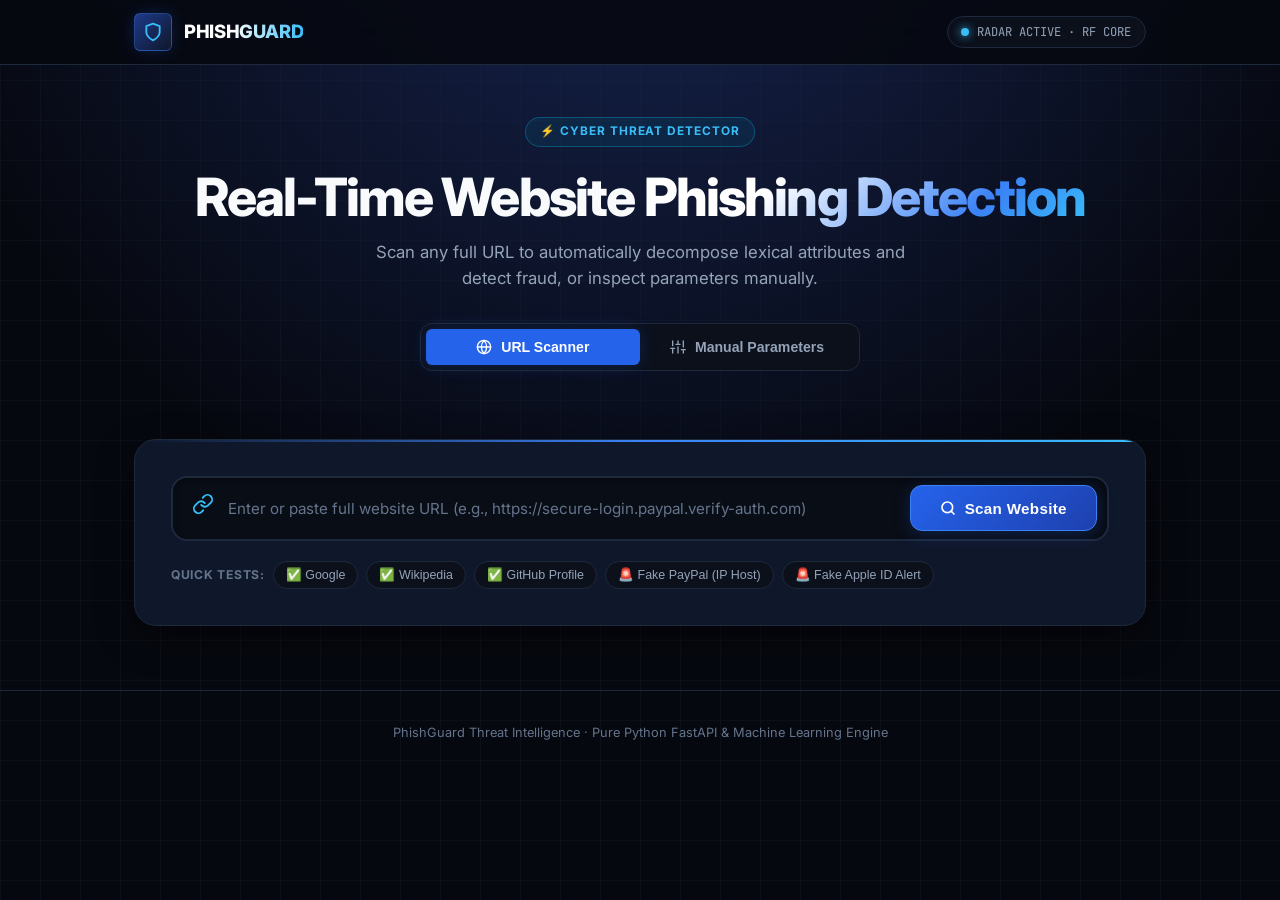
<file: static/index.html>
<!DOCTYPE html>
<html lang="en">
<head>
  <meta charset="UTF-8" />
  <meta name="viewport" content="width=device-width, initial-scale=1.0" />
  <title>PhishGuard — Cyber Threat &amp; Phishing Detection</title>
  <meta name="description" content="AI-driven URL scanner and phishing detection system powered by machine learning." />
  <link rel="icon" type="image/x-icon" href="/favicon.ico" />
  <link rel="preconnect" href="https://fonts.googleapis.com" />
  <link rel="preconnect" href="https://fonts.gstatic.com" crossorigin />
  <link href="https://fonts.googleapis.com/css2?family=Inter:wght@400;500;600;700;800&family=JetBrains+Mono:wght@400;600;700;800&display=swap" rel="stylesheet" />
  <style>
/* ==============================================================================
   style.css — PhishGuard Enterprise Cybersecurity Interface
   Palette: Midnight Obsidian · Electric Cobalt · Sapphire Cyan · Soft Emerald
   ============================================================================== */

*, *::before, *::after {
  box-sizing: border-box;
  margin: 0;
  padding: 0;
}

:root {
  /* Midnight Obsidian Palette */
  --bg-black:        #06080f;
  --bg-surface:      #0b101b;
  --bg-card:         #0f172a;
  --bg-elevated:     #172033;
  --bg-input:        #090d16;
  --border-dim:      #1e293b;
  --border-light:    #334155;

  /* Electric Cobalt Blue (Primary Theme) */
  --cobalt-dark:     #1d4ed8;
  --cobalt:          #2563eb;
  --cobalt-bright:   #3b82f6;
  --cobalt-glow:     rgba(37, 99, 235, 0.22);
  --cobalt-soft:     rgba(37, 99, 235, 0.08);

  /* Sapphire Cyan (Tech & Intelligence Accent — Replaced Lime) */
  --cyan:            #00d4ff;
  --cyan-soft:       #38bdf8;
  --cyan-glow:       rgba(0, 212, 255, 0.22);
  --cyan-bg:         rgba(0, 212, 255, 0.07);
  --cyan-border:     rgba(0, 212, 255, 0.28);

  /* Soft Emerald (Safe / Legitimate Outcome) */
  --emerald:         #10b981;
  --emerald-soft:    #34d399;
  --emerald-glow:    rgba(16, 185, 129, 0.22);
  --emerald-bg:      rgba(16, 185, 129, 0.07);
  --emerald-border:  rgba(16, 185, 129, 0.32);

  /* Threat Rose Crimson (Phishing Outcome) */
  --crimson:         #f43f5e;
  --crimson-soft:    #fb7185;
  --crimson-glow:    rgba(244, 63, 94, 0.24);
  --crimson-bg:      rgba(244, 63, 94, 0.08);
  --crimson-border:  rgba(244, 63, 94, 0.35);

  /* Typography */
  --text-primary:    #f8fafc;
  --text-secondary:  #94a3b8;
  --text-muted:      #64748b;
  --font-sans:       'Inter', -apple-system, BlinkMacSystemFont, 'Segoe UI', Roboto, sans-serif;
  --font-mono:       'JetBrains Mono', 'Fira Code', 'Cascadia Code', monospace;

  /* Geometry & Elevation */
  --radius-sm:       6px;
  --radius-md:       12px;
  --radius-lg:       16px;
  --radius-xl:       22px;
  --shadow-card:     0 12px 40px -8px rgba(0, 0, 0, 0.7);
  --shadow-cobalt:   0 0 24px var(--cobalt-glow);
}

html {
  font-size: 16px;
  scroll-behavior: smooth;
  background-color: var(--bg-black);
}

body {
  font-family: var(--font-sans);
  background: radial-gradient(circle at 50% -20%, #172554 0%, var(--bg-black) 60%);
  color: var(--text-primary);
  min-height: 100vh;
  line-height: 1.5;
  overflow-x: hidden;
}

/* Subtle Hexagonal / Grid Matrix */
body::before {
  content: '';
  position: fixed;
  inset: 0;
  background-image: 
    linear-gradient(to right, rgba(30, 41, 59, 0.22) 1px, transparent 1px),
    linear-gradient(to bottom, rgba(30, 41, 59, 0.22) 1px, transparent 1px);
  background-size: 40px 40px;
  pointer-events: none;
  z-index: 0;
}

.container {
  width: 100%;
  max-width: 1060px;
  margin: 0 auto;
  padding: 0 1.5rem;
  position: relative;
  z-index: 1;
}

/* ── Top Navigation Bar ─────────────────────────────────────────── */
.navbar {
  border-bottom: 1px solid var(--border-dim);
  background: rgba(6, 8, 15, 0.88);
  backdrop-filter: blur(16px);
  position: sticky;
  top: 0;
  z-index: 100;
}

.nav-container {
  display: flex;
  align-items: center;
  justify-content: space-between;
  height: 64px;
}

.brand {
  display: flex;
  align-items: center;
  gap: 0.75rem;
  text-decoration: none;
  color: var(--text-primary);
}

.brand-icon {
  width: 38px;
  height: 38px;
  background: linear-gradient(135deg, #1e3a8a 0%, #0f172a 100%);
  border: 1px solid rgba(59, 130, 246, 0.4);
  border-radius: var(--radius-sm);
  display: flex;
  align-items: center;
  justify-content: center;
  box-shadow: 0 0 16px var(--cobalt-glow);
}

.brand-text {
  font-size: 1.15rem;
  font-weight: 800;
  letter-spacing: -0.02em;
  background: linear-gradient(90deg, #ffffff 40%, var(--cyan-soft) 100%);
  -webkit-background-clip: text;
  -webkit-text-fill-color: transparent;
}

.system-status {
  display: flex;
  align-items: center;
  gap: 0.5rem;
  padding: 0.35rem 0.85rem;
  background: var(--bg-surface);
  border: 1px solid var(--border-dim);
  border-radius: 99px;
  font-size: 0.76rem;
  font-family: var(--font-mono);
  color: var(--text-secondary);
}

.pulse-dot {
  width: 8px;
  height: 8px;
  background-color: var(--cyan-soft);
  border-radius: 50%;
  box-shadow: 0 0 10px var(--cyan-soft);
  animation: pulse 2.2s infinite ease-in-out;
}

@keyframes pulse {
  0%, 100% { opacity: 1; transform: scale(1); }
  50% { opacity: 0.35; transform: scale(0.85); }
}

/* ── Hero Section ────────────────────────────────────────────────── */
.hero {
  padding: 3.25rem 0 2rem;
  text-align: center;
}

.hero-tag {
  display: inline-flex;
  align-items: center;
  gap: 0.5rem;
  padding: 0.3rem 0.9rem;
  background: var(--cyan-bg);
  border: 1px solid var(--cyan-border);
  border-radius: 99px;
  color: var(--cyan-soft);
  font-size: 0.74rem;
  font-weight: 700;
  letter-spacing: 0.08em;
  text-transform: uppercase;
  margin-bottom: 1.25rem;
}

.hero h1 {
  font-size: clamp(2.2rem, 5vw, 3.3rem);
  font-weight: 800;
  letter-spacing: -0.035em;
  line-height: 1.14;
  margin-bottom: 0.85rem;
}

.hero h1 .gradient-text {
  background: linear-gradient(135deg, #ffffff 30%, var(--cobalt-bright) 75%, var(--cyan-soft) 100%);
  -webkit-background-clip: text;
  -webkit-text-fill-color: transparent;
}

.hero p {
  font-size: 1.05rem;
  color: var(--text-secondary);
  max-width: 580px;
  margin: 0 auto;
}

/* ── Mode Switcher Tabs ─────────────────────────────────────────── */
.mode-tabs {
  display: flex;
  background: var(--bg-surface);
  border: 1px solid var(--border-dim);
  border-radius: var(--radius-md);
  padding: 0.3rem;
  max-width: 440px;
  margin: 2rem auto 2.25rem;
}

.mode-tab {
  flex: 1;
  display: flex;
  align-items: center;
  justify-content: center;
  gap: 0.55rem;
  padding: 0.65rem 1rem;
  background: transparent;
  border: none;
  border-radius: var(--radius-sm);
  color: var(--text-secondary);
  font-size: 0.88rem;
  font-weight: 600;
  cursor: pointer;
  transition: all 0.2s cubic-bezier(0.4, 0, 0.2, 1);
}

.mode-tab:hover {
  color: var(--text-primary);
}

.mode-tab.active {
  background: var(--cobalt);
  color: #ffffff;
  box-shadow: 0 0 18px var(--cobalt-glow);
}

/* ── Main Interactive Card ───────────────────────────────────────── */
.card-main {
  background: var(--bg-card);
  border: 1px solid var(--border-dim);
  border-radius: var(--radius-xl);
  padding: 2.25rem;
  box-shadow: var(--shadow-card);
  position: relative;
  overflow: hidden;
}

.card-main::before {
  content: '';
  position: absolute;
  top: 0; left: 0; right: 0;
  height: 2px;
  background: linear-gradient(90deg, transparent 0%, var(--cobalt-bright) 50%, var(--cyan-soft) 100%);
}

/* ── Mode A: URL Scanner ─────────────────────────────────────────── */
.url-scan-form {
  display: flex;
  flex-direction: column;
  gap: 1.25rem;
}

.url-input-wrap {
  display: flex;
  align-items: center;
  background: var(--bg-input);
  border: 2px solid var(--border-dim);
  border-radius: var(--radius-lg);
  padding: 0.45rem 0.6rem 0.45rem 1.2rem;
  transition: all 0.2s ease;
  box-shadow: inset 0 2px 6px rgba(0, 0, 0, 0.4);
}

.url-input-wrap:focus-within {
  border-color: var(--cobalt-bright);
  box-shadow: 0 0 0 4px var(--cobalt-glow), inset 0 2px 6px rgba(0, 0, 0, 0.4);
}

.url-icon {
  font-size: 1.25rem;
  color: var(--cyan-soft);
  margin-right: 0.85rem;
}

.url-input {
  flex: 1;
  background: transparent;
  border: none;
  outline: none;
  color: #ffffff;
  font-family: var(--font-mono);
  font-size: 1.05rem;
}

.url-input::placeholder {
  color: var(--text-muted);
  font-family: var(--font-sans);
  font-size: 0.95rem;
}

.btn-scan {
  display: inline-flex;
  align-items: center;
  gap: 0.6rem;
  padding: 0.85rem 1.85rem;
  background: linear-gradient(135deg, var(--cobalt) 0%, #1e40af 100%);
  border: 1px solid var(--cobalt-bright);
  border-radius: var(--radius-md);
  color: #ffffff;
  font-size: 0.95rem;
  font-weight: 700;
  letter-spacing: 0.02em;
  cursor: pointer;
  transition: all 0.2s ease;
  box-shadow: 0 4px 18px var(--cobalt-glow);
  white-space: nowrap;
}

.btn-scan:hover {
  transform: translateY(-1px);
  box-shadow: 0 6px 24px rgba(37, 99, 235, 0.45);
}

.btn-scan:active {
  transform: translateY(0);
}

.btn-scan:disabled {
  opacity: 0.55;
  cursor: not-allowed;
  transform: none;
}

/* Quick Examples Pills */
.sample-pills {
  display: flex;
  align-items: center;
  gap: 0.5rem;
  flex-wrap: wrap;
}

.sample-pills-label {
  font-size: 0.76rem;
  color: var(--text-muted);
  text-transform: uppercase;
  letter-spacing: 0.06em;
  font-weight: 700;
}

.sample-pill {
  padding: 0.35rem 0.75rem;
  background: var(--bg-surface);
  border: 1px solid var(--border-dim);
  border-radius: 99px;
  color: var(--text-secondary);
  font-size: 0.78rem;
  cursor: pointer;
  transition: all 0.15s ease;
}

.sample-pill:hover {
  border-color: var(--cobalt);
  color: #ffffff;
  background: var(--bg-elevated);
}

.sample-pill.safe-pill:hover {
  border-color: var(--emerald);
  color: var(--emerald-soft);
}

.sample-pill.phish-pill:hover {
  border-color: var(--crimson);
  color: var(--crimson-soft);
}

/* ── Result Display ──────────────────────────────────────────────── */
.scan-result-card {
  margin-top: 2rem;
  border-radius: var(--radius-lg);
  padding: 1.85rem;
  display: none;
  animation: slideFadeIn 0.35s cubic-bezier(0.16, 1, 0.3, 1);
}

.scan-result-card.visible {
  display: block;
}

@keyframes slideFadeIn {
  from { opacity: 0; transform: translateY(12px); }
  to { opacity: 1; transform: translateY(0); }
}

/* Legitimate Outcome (Soft Emerald & Sapphire) */
.scan-result-card.legitimate {
  background: linear-gradient(135deg, rgba(16, 185, 129, 0.06) 0%, rgba(11, 16, 27, 0.95) 100%);
  border: 1px solid var(--emerald-border);
  box-shadow: 0 0 35px var(--emerald-glow);
}

/* Phishing Outcome (Threat Crimson) */
.scan-result-card.phishing {
  background: linear-gradient(135deg, rgba(244, 63, 94, 0.07) 0%, rgba(11, 16, 27, 0.95) 100%);
  border: 1px solid var(--crimson-border);
  box-shadow: 0 0 35px var(--crimson-glow);
}

.verdict-header {
  display: flex;
  align-items: center;
  justify-content: space-between;
  flex-wrap: wrap;
  gap: 1rem;
  margin-bottom: 1.25rem;
  padding-bottom: 1.25rem;
  border-bottom: 1px solid rgba(255, 255, 255, 0.06);
}

.verdict-badge {
  display: inline-flex;
  align-items: center;
  gap: 0.6rem;
  font-size: 1.45rem;
  font-weight: 800;
  letter-spacing: -0.01em;
}

.scan-result-card.legitimate .verdict-badge {
  color: var(--emerald-soft);
}

.scan-result-card.phishing .verdict-badge {
  color: var(--crimson-soft);
}

.score-display {
  display: flex;
  align-items: baseline;
  gap: 0.4rem;
}

.score-number {
  font-size: 2.2rem;
  font-weight: 800;
  font-family: var(--font-mono);
}

.scan-result-card.legitimate .score-number { color: var(--emerald-soft); }
.scan-result-card.phishing .score-number { color: var(--crimson-soft); }

.score-label {
  font-size: 0.82rem;
  color: var(--text-muted);
}

/* Progress Meter */
.meter-track {
  height: 8px;
  background: var(--bg-surface);
  border-radius: 99px;
  overflow: hidden;
  margin-bottom: 1.5rem;
  border: 1px solid var(--border-dim);
}

.meter-fill {
  height: 100%;
  border-radius: 99px;
  transition: width 0.65s cubic-bezier(0.16, 1, 0.3, 1);
}

.scan-result-card.legitimate .meter-fill {
  background: linear-gradient(90deg, #0284c7 0%, var(--emerald) 100%);
  box-shadow: 0 0 12px var(--emerald-glow);
}

.scan-result-card.phishing .meter-fill {
  background: linear-gradient(90deg, #e11d48 0%, var(--crimson) 100%);
  box-shadow: 0 0 12px var(--crimson-glow);
}

/* URL Attribute Breakdown Chips */
.breakdown-section-title {
  font-size: 0.78rem;
  color: var(--text-muted);
  text-transform: uppercase;
  letter-spacing: 0.08em;
  font-weight: 700;
  margin-bottom: 0.85rem;
}

.breakdown-grid {
  display: grid;
  grid-template-columns: repeat(auto-fill, minmax(200px, 1fr));
  gap: 0.75rem;
  margin-bottom: 1.5rem;
}

.breakdown-chip {
  background: var(--bg-surface);
  border: 1px solid var(--border-dim);
  border-radius: var(--radius-sm);
  padding: 0.65rem 0.85rem;
}

.breakdown-chip .chip-label {
  font-size: 0.72rem;
  color: var(--text-muted);
  text-transform: uppercase;
  letter-spacing: 0.04em;
  margin-bottom: 0.2rem;
}

.breakdown-chip .chip-val {
  font-family: var(--font-mono);
  font-size: 0.88rem;
  font-weight: 700;
  color: var(--text-primary);
  word-break: break-all;
}

.breakdown-chip .chip-val.good { color: var(--emerald-soft); }
.breakdown-chip .chip-val.bad  { color: var(--crimson-soft); }
.breakdown-chip .chip-val.info { color: var(--cyan-soft); }

.chip-source-hint {
  font-size: 0.68rem;
  color: var(--text-muted);
  margin-top: 0.2rem;
  font-family: var(--font-sans);
}

/* Accordion for 20 Features Inspection */
.details-toggle {
  background: transparent;
  border: 1px dashed var(--border-dim);
  border-radius: var(--radius-sm);
  padding: 0.6rem 1rem;
  color: var(--text-secondary);
  font-size: 0.82rem;
  cursor: pointer;
  width: 100%;
  display: flex;
  align-items: center;
  justify-content: space-between;
  transition: all 0.15s ease;
}

.details-toggle:hover {
  border-color: var(--cobalt);
  color: #ffffff;
}

.features-table-wrap {
  margin-top: 1rem;
  display: none;
  background: var(--bg-surface);
  border: 1px solid var(--border-dim);
  border-radius: var(--radius-md);
  padding: 1rem;
  overflow-x: auto;
}

.features-table-wrap.open {
  display: block;
}

.extracted-table {
  width: 100%;
  border-collapse: collapse;
  font-size: 0.8rem;
}

.extracted-table th {
  text-align: left;
  padding: 0.5rem;
  color: var(--text-muted);
  border-bottom: 1px solid var(--border-dim);
}

.extracted-table td {
  padding: 0.5rem;
  border-bottom: 1px solid rgba(255, 255, 255, 0.04);
  font-family: var(--font-mono);
}

/* ── Mode B: Manual Feature Inspection ───────────────────────────── */
.manual-wrap {
  display: none;
}

.manual-wrap.active {
  display: block;
}

.manual-presets {
  display: grid;
  grid-template-columns: repeat(auto-fit, minmax(210px, 1fr));
  gap: 0.75rem;
  margin-bottom: 1.75rem;
}

.preset-card {
  background: var(--bg-surface);
  border: 1px solid var(--border-dim);
  border-radius: var(--radius-md);
  padding: 0.85rem 1rem;
  cursor: pointer;
  text-align: left;
  transition: all 0.15s ease;
}

.preset-card:hover {
  border-color: var(--cobalt);
  background: var(--bg-elevated);
}

.preset-card.active {
  border-color: var(--cobalt-bright);
  background: var(--cobalt-soft);
  box-shadow: 0 0 16px var(--cobalt-glow);
}

.preset-card-title {
  font-size: 0.85rem;
  font-weight: 700;
  color: #ffffff;
  display: flex;
  align-items: center;
  gap: 0.4rem;
}

.preset-card-desc {
  font-size: 0.75rem;
  color: var(--text-muted);
  margin-top: 0.25rem;
}

.fields-grid {
  display: grid;
  grid-template-columns: repeat(auto-fill, minmax(210px, 1fr));
  gap: 1rem;
  margin-bottom: 1.75rem;
}

.field-group {
  display: flex;
  flex-direction: column;
  gap: 0.35rem;
}

.field-group label {
  font-size: 0.75rem;
  font-weight: 600;
  color: var(--text-secondary);
  letter-spacing: 0.02em;
}

.field-group input,
.field-group select {
  background: var(--bg-surface);
  border: 1px solid var(--border-dim);
  border-radius: var(--radius-sm);
  padding: 0.55rem 0.75rem;
  color: #ffffff;
  font-family: var(--font-mono);
  font-size: 0.85rem;
  outline: none;
  transition: border-color 0.15s ease, box-shadow 0.15s ease;
}

.field-group input:focus,
.field-group select:focus {
  border-color: var(--cobalt-bright);
  box-shadow: 0 0 0 3px var(--cobalt-glow);
}

.btn-manual-detect {
  width: 100%;
  padding: 0.95rem;
  background: linear-gradient(135deg, var(--cobalt) 0%, var(--cobalt-dark) 100%);
  border: 1px solid var(--cobalt-bright);
  border-radius: var(--radius-md);
  color: #ffffff;
  font-size: 1rem;
  font-weight: 700;
  cursor: pointer;
  box-shadow: 0 4px 20px var(--cobalt-glow);
  transition: all 0.2s ease;
}

.btn-manual-detect:hover {
  box-shadow: 0 6px 28px rgba(37, 99, 235, 0.5);
  transform: translateY(-1px);
}

/* ── Spinner ─────────────────────────────────────────────────────── */
.spinner {
  display: none;
  width: 18px;
  height: 18px;
  border: 2px solid rgba(255, 255, 255, 0.3);
  border-top-color: #ffffff;
  border-radius: 50%;
  animation: spin 0.65s linear infinite;
}

@keyframes spin {
  to { transform: rotate(360deg); }
}

.loading .spinner { display: inline-block; }
.loading .btn-text { display: none; }

/* ── Toast ───────────────────────────────────────────────────────── */
.toast {
  position: fixed;
  bottom: 1.5rem;
  right: 1.5rem;
  background: var(--bg-elevated);
  border: 1px solid var(--border-dim);
  border-radius: var(--radius-md);
  padding: 0.75rem 1.25rem;
  font-size: 0.88rem;
  color: #ffffff;
  box-shadow: 0 10px 30px rgba(0, 0, 0, 0.7);
  display: none;
  z-index: 999;
}

.toast.visible { display: block; }
.toast.error { border-color: var(--crimson-border); color: var(--crimson-soft); }

/* ── Footer ──────────────────────────────────────────────────────── */
footer {
  margin-top: 4rem;
  padding: 2rem 0;
  border-top: 1px solid var(--border-dim);
  text-align: center;
  font-size: 0.8rem;
  color: var(--text-muted);
}

@media (max-width: 640px) {
  .url-input-wrap { flex-direction: column; gap: 0.5rem; padding: 0.75rem; }
  .btn-scan { width: 100%; justify-content: center; }
  .card-main { padding: 1.5rem; }
  .fields-grid { grid-template-columns: 1fr; }
}

  </style>
</head>
<body>

  <!-- ── Top Nav ─────────────────────────────────────────── -->
  <header class="navbar">
    <div class="container nav-container">
      <a href="/" class="brand">
        <div class="brand-icon">
          <svg width="20" height="20" viewBox="0 0 24 24" fill="none" stroke="#38bdf8" stroke-width="2.2" stroke-linecap="round" stroke-linejoin="round">
            <path d="M12 22s8-4 8-10V5l-8-3-8 3v7c0 6 8 10 8 10z"/>
          </svg>
        </div>
        <span class="brand-text">PHISHGUARD</span>
      </a>

      <div class="system-status">
        <span class="pulse-dot"></span>
        <span>RADAR ACTIVE · RF CORE</span>
      </div>
    </div>
  </header>

  <!-- ── Hero ────────────────────────────────────────────── -->
  <section class="hero">
    <div class="container">
      <div class="hero-tag">⚡ CYBER THREAT DETECTOR</div>
      <h1>Real-Time Website <span class="gradient-text">Phishing Detection</span></h1>
      <p>Scan any full URL to automatically decompose lexical attributes and detect fraud, or inspect parameters manually.</p>

      <!-- Mode Switcher -->
      <div class="mode-tabs">
        <button class="mode-tab active" id="tabUrl" onclick="switchMode('url')">
          <svg width="16" height="16" viewBox="0 0 24 24" fill="none" stroke="currentColor" stroke-width="2" stroke-linecap="round" stroke-linejoin="round">
            <circle cx="12" cy="12" r="10"></circle>
            <line x1="2" y1="12" x2="22" y2="12"></line>
            <path d="M12 2a15.3 15.3 0 0 1 4 10 15.3 15.3 0 0 1-4 10 15.3 15.3 0 0 1-4-10 15.3 15.3 0 0 1 4-10z"></path>
          </svg>
          URL Scanner
        </button>
        <button class="mode-tab" id="tabManual" onclick="switchMode('manual')">
          <svg width="16" height="16" viewBox="0 0 24 24" fill="none" stroke="currentColor" stroke-width="2" stroke-linecap="round" stroke-linejoin="round">
            <line x1="4" y1="21" x2="4" y2="14"></line>
            <line x1="4" y1="10" x2="4" y2="3"></line>
            <line x1="12" y1="21" x2="12" y2="12"></line>
            <line x1="12" y1="8" x2="12" y2="3"></line>
            <line x1="20" y1="21" x2="20" y2="16"></line>
            <line x1="20" y1="12" x2="20" y2="3"></line>
            <line x1="1" y1="14" x2="7" y2="14"></line>
            <line x1="9" y1="8" x2="15" y2="8"></line>
            <line x1="17" y1="16" x2="23" y2="16"></line>
          </svg>
          Manual Parameters
        </button>
      </div>
    </div>
  </section>

  <!-- ── Main Workspace ───────────────────────────────────── -->
  <main class="container">
    <div class="card-main">

      <!-- ====================================================
           MODE 1: AUTOMATIC FULL URL SCANNER
      ==================================================== -->
      <div id="urlModeWrap" class="url-scan-form">
        <div class="url-input-wrap">
          <span class="url-icon">
            <svg width="22" height="22" viewBox="0 0 24 24" fill="none" stroke="currentColor" stroke-width="2" stroke-linecap="round" stroke-linejoin="round">
              <path d="M10 13a5 5 0 0 0 7.54.54l3-3a5 5 0 0 0-7.07-7.07l-1.72 1.71"></path>
              <path d="M14 11a5 5 0 0 0-7.54-.54l-3 3a5 5 0 0 0 7.07 7.07l1.71-1.71"></path>
            </svg>
          </span>
          <input 
            type="text" 
            id="urlInput" 
            class="url-input" 
            placeholder="Enter or paste full website URL (e.g., https://secure-login.paypal.verify-auth.com)" 
            autocomplete="off"
            spellcheck="false"
          />
          <button class="btn-scan" id="btnScan" onclick="runUrlScan()">
            <span class="spinner"></span>
            <span class="btn-text">
              <svg width="16" height="16" viewBox="0 0 24 24" fill="none" stroke="currentColor" stroke-width="2.5" stroke-linecap="round" stroke-linejoin="round" style="margin-right:4px;vertical-align:-2px;">
                <circle cx="11" cy="11" r="8"></circle>
                <line x1="21" y1="21" x2="16.65" y2="16.65"></line>
              </svg>
              Scan Website
            </span>
          </button>
        </div>

        <!-- Quick Sample Presets -->
        <div class="sample-pills">
          <span class="sample-pills-label">Quick Tests:</span>
          <button class="sample-pill safe-pill" onclick="loadSample('https://www.google.com')">✅ Google</button>
          <button class="sample-pill safe-pill" onclick="loadSample('https://www.wikipedia.org/wiki/Cybersecurity')">✅ Wikipedia</button>
          <button class="sample-pill safe-pill" onclick="loadSample('https://github.com/05tanish')">✅ GitHub Profile</button>
          <button class="sample-pill phish-pill" onclick="loadSample('http://192.168.1.50/paypal.com/update-security/login.php?user=alert')">🚨 Fake PayPal (IP Host)</button>
          <button class="sample-pill phish-pill" onclick="loadSample('http://secure-verify-appleid-support-account.tk/signin.html')">🚨 Fake Apple ID Alert</button>
        </div>

        <!-- Scan Result Container -->
        <div id="urlResultCard" class="scan-result-card">
          <div class="verdict-header">
            <div class="verdict-badge" id="verdictBadge">
              <span id="verdictIcon">🛡️</span>
              <span id="verdictText">VERDICT</span>
            </div>
            <div class="score-display">
              <span class="score-number" id="confidenceScore">0%</span>
              <span class="score-label" id="confidenceLabel">CONFIDENCE</span>
            </div>
          </div>

          <!-- Risk / Legit Meter -->
          <div class="meter-track">
            <div class="meter-fill" id="meterFill" style="width: 50%;"></div>
          </div>

          <!-- Attribute Breakdown Chips -->
          <div class="breakdown-section-title">Decomposed URL Attributes</div>
          <div class="breakdown-grid" id="breakdownGrid"></div>

          <!-- Collapsible Extracted Features -->
          <button class="details-toggle" onclick="toggleDetails()">
            <span>Inspect 20 ML Feature Inputs Extracted</span>
            <span id="toggleArrow">▼</span>
          </button>

          <div class="features-table-wrap" id="featuresTableWrap">
            <table class="extracted-table">
              <thead>
                <tr>
                  <th>Feature</th>
                  <th>Extracted Value</th>
                  <th>Feature</th>
                  <th>Extracted Value</th>
                </tr>
              </thead>
              <tbody id="extractedTableBody"></tbody>
            </table>
          </div>
        </div>
      </div>

      <!-- ====================================================
           MODE 2: MANUAL PARAMETER INSPECTOR
      ==================================================== -->
      <div id="manualModeWrap" class="manual-wrap">
        <p style="font-size:0.85rem;color:var(--text-secondary);margin-bottom:1.25rem;">
          Select a preset scenario or customize the 20 technical parameters manually:
        </p>

        <!-- Presets -->
        <div class="manual-presets">
          <div class="preset-card active" id="pCustom" onclick="applyPreset('custom')">
            <div class="preset-card-title">✏️ Custom Manual</div>
            <div class="preset-card-desc">Enter arbitrary parameters</div>
          </div>
          <div class="preset-card" id="pLegit" onclick="applyPreset('legitimate')">
            <div class="preset-card-title">✅ Legitimate Bank</div>
            <div class="preset-card-desc">HTTPS, 10yr domain, low entropy</div>
          </div>
          <div class="preset-card" id="pPhish" onclick="applyPreset('phishing')">
            <div class="preset-card-title">🚨 Malicious Phishing</div>
            <div class="preset-card-desc">IP host, young domain, high entropy</div>
          </div>
          <div class="preset-card" id="pRedirect" onclick="applyPreset('redirect')">
            <div class="preset-card-title">⚠️ Redirect Scam</div>
            <div class="preset-card-desc">Popups, redirects, forms</div>
          </div>
        </div>

        <!-- 20 Form Fields -->
        <div class="fields-grid" id="manualFieldsGrid"></div>

        <button class="btn-manual-detect" id="btnManual" onclick="runManualPredict()">
          <span class="spinner"></span>
          <span class="btn-text">🔍 Execute Model Prediction</span>
        </button>

        <!-- Manual Result -->
        <div id="manualResultCard" class="scan-result-card">
          <div class="verdict-header">
            <div class="verdict-badge" id="mVerdictBadge">
              <span id="mVerdictIcon">🛡️</span>
              <span id="mVerdictText">VERDICT</span>
            </div>
            <div class="score-display">
              <span class="score-number" id="mConfidenceScore">0%</span>
              <span class="score-label" id="mConfidenceLabel">CONFIDENCE</span>
            </div>
          </div>
          <div class="meter-track">
            <div class="meter-fill" id="mMeterFill" style="width: 50%;"></div>
          </div>
        </div>
      </div>

    </div>
  </main>

  <!-- ── Footer ──────────────────────────────────────────── -->
  <footer>
    <div class="container">
      PhishGuard Threat Intelligence · Pure Python FastAPI &amp; Machine Learning Engine
    </div>
  </footer>

  <!-- Toast -->
  <div class="toast" id="toast"></div>

  <!-- ── Application Logic ───────────────────────────────── -->
  <script>
    // Tab switching
    function switchMode(mode) {
      const isUrl = mode === 'url';
      document.getElementById('tabUrl').classList.toggle('active', isUrl);
      document.getElementById('tabManual').classList.toggle('active', !isUrl);
      document.getElementById('urlModeWrap').style.display = isUrl ? 'flex' : 'none';
      document.getElementById('manualModeWrap').classList.toggle('active', !isUrl);
    }

    // Load sample into URL box and automatically scan
    function loadSample(url) {
      document.getElementById('urlInput').value = url;
      runUrlScan();
    }

    // ── URL SCANNER ──────────────────────────────────────────
    async function runUrlScan() {
      const input = document.getElementById('urlInput');
      const url = input.value.trim();
      if (!url) {
        showToast('Please enter a website URL.', true);
        input.focus();
        return;
      }

      const btn = document.getElementById('btnScan');
      btn.classList.add('loading');
      btn.disabled = true;

      try {
        let res = await fetch('/scan-url', {
          method: 'POST',
          headers: { 'Content-Type': 'application/json' },
          body: JSON.stringify({ url }),
        });

        if (!res.ok && res.status === 404) {
          res = await fetch('/api/scan-url', {
            method: 'POST',
            headers: { 'Content-Type': 'application/json' },
            body: JSON.stringify({ url }),
          });
        }

        const ct = res.headers.get('content-type') || '';
        if (!res.ok) {
          let errDetail = 'HTTP ' + res.status;
          if (ct.includes('application/json')) {
            const errJson = await res.json().catch(() => null);
            if (errJson && errJson.detail) errDetail = errJson.detail;
          }
          throw new Error(errDetail);
        }

        if (!ct.includes('application/json')) {
          throw new Error('Server returned unexpected content. Please retry.');
        }

        const data = await res.json();
        renderScanResult(data);
      } catch (err) {
        showToast(err.message, true);
      } finally {
        btn.classList.remove('loading');
        btn.disabled = false;
      }
    }

    function renderScanResult(data) {
      const card = document.getElementById('urlResultCard');
      const isPhish = data.prediction === 1;
      card.className = 'scan-result-card visible ' + (isPhish ? 'phishing' : 'legitimate');

      const badge = document.getElementById('verdictBadge');
      const icon = document.getElementById('verdictIcon');
      const text = document.getElementById('verdictText');
      const score = document.getElementById('confidenceScore');
      const label = document.getElementById('confidenceLabel');
      const meter = document.getElementById('meterFill');

      if (isPhish) {
        icon.textContent = '🚨';
        text.textContent = 'PHISHING DETECTED';
        const p = data.probability ? data.probability.phishing : 95.0;
        score.textContent = p.toFixed(1) + '%';
        label.textContent = 'THREAT PROBABILITY';
        meter.style.width = p + '%';
      } else {
        icon.textContent = '🛡️';
        text.textContent = 'LEGITIMATE WEBSITE';
        const l = data.probability ? data.probability.legitimate : 95.0;
        score.textContent = l.toFixed(1) + '%';
        label.textContent = 'SAFETY CONFIDENCE';
        meter.style.width = l + '%';
      }

      // Breakdown Chips
      const b = data.breakdown;
      const grid = document.getElementById('breakdownGrid');
      grid.innerHTML = '';

      const chips = [
        { label: 'Hostname / Domain', val: b.hostname || b.domain_name, type: 'info', hint: '' },
        { label: 'Protocol', val: b.scheme.toUpperCase(), type: b.has_https ? 'good' : 'bad', hint: b.has_https ? 'SSL Encrypted' : 'Unencrypted HTTP' },
        { label: 'Domain Age', val: b.domain_age_days + ' days', type: b.domain_age_days > 180 ? 'good' : 'bad', hint: b.domain_age_source || 'ICANN RDAP / Heuristic' },
        { label: 'Redirect Count', val: b.redirects_count + ' hops', type: b.redirects_count > 1 ? 'bad' : 'good', hint: b.redirect_source || 'Direct' },
        { label: 'Subdomains', val: b.num_subdomains + ' detected', type: b.num_subdomains >= 2 ? 'bad' : 'good', hint: b.num_subdomains >= 2 ? 'Deep Subdomains' : 'Normal Structure' },
        { label: 'IP As Hostname', val: b.has_ip ? 'YES (High Risk)' : 'No', type: b.has_ip ? 'bad' : 'good', hint: b.has_ip ? 'Direct IP Address' : 'Named Host' },
        { label: 'Shannon Entropy', val: b.entropy + ' bits', type: b.entropy > 4.4 ? 'bad' : 'good', hint: b.entropy > 4.4 ? 'High Randomness' : 'Expected Variance' },
        { label: 'Suspicious Words', val: b.matched_suspicious_words.length ? b.matched_suspicious_words.join(', ') : 'None', type: b.matched_suspicious_words.length ? 'bad' : 'good', hint: b.matched_suspicious_words.length ? 'Trigger Keywords Found' : 'Clean Lexical Path' },
        { label: 'URL Length', val: b.total_length + ' chars', type: b.total_length > 75 ? 'bad' : 'good', hint: b.total_length > 75 ? 'Excessive Length' : 'Standard Length' },
        { label: 'Special Characters', val: b.num_special + ' found', type: b.num_special > 4 ? 'bad' : 'good', hint: '@, ?, =, %, &' },
        { label: 'DOM Extraction Mode', val: b.dom_source ? (b.dom_source.includes('Live') ? 'Live Webpage Parser' : 'Benchmark Baseline') : 'Live HTML', type: 'info', hint: b.dom_source || '' },
        { label: 'Forms & Credentials', val: `${b.form_count} forms ${b.has_password ? '• Password field found' : '• No password field'}`, type: b.has_password ? 'bad' : 'good', hint: b.has_password ? 'Sensitive credential input detected' : 'Standard forms' },
        { label: 'External Links Ratio', val: b.ext_link_ratio || '34%', type: parseInt(b.ext_link_ratio || '0') > 60 ? 'bad' : 'good', hint: 'External domain link proportion' },
        { label: 'Iframes Count', val: `${b.iframe_count} iframes`, type: b.iframe_count > 2 ? 'bad' : 'good', hint: b.iframe_count > 2 ? 'Suspicious iframe embedding' : 'Normal frame structure' }
      ];

      chips.forEach(c => {
        const div = document.createElement('div');
        div.className = 'breakdown-chip';
        div.innerHTML = `
          <div class="chip-label">${c.label}</div>
          <div class="chip-val ${c.type}">${c.val}</div>
          ${c.hint ? `<div class="chip-source-hint">${c.hint}</div>` : ''}
        `;
        grid.appendChild(div);
      });

      // Extracted features table
      const feats = data.extracted_features;
      const tbody = document.getElementById('extractedTableBody');
      tbody.innerHTML = '';
      const keys = Object.keys(feats);
      for (let i = 0; i < keys.length; i += 2) {
        const k1 = keys[i];
        const k2 = keys[i + 1];
        const tr = document.createElement('tr');
        tr.innerHTML = `
          <td>${k1.replace(/_/g, ' ')}</td>
          <td><strong>${feats[k1]}</strong></td>
          ${k2 ? `<td>${k2.replace(/_/g, ' ')}</td><td><strong>${feats[k2]}</strong></td>` : '<td></td><td></td>'}
        `;
        tbody.appendChild(tr);
      }

      card.scrollIntoView({ behavior: 'smooth', block: 'nearest' });
    }

    function toggleDetails() {
      const wrap = document.getElementById('featuresTableWrap');
      const arrow = document.getElementById('toggleArrow');
      const isOpen = wrap.classList.toggle('open');
      arrow.textContent = isOpen ? '▲' : '▼';
    }

    // ── MANUAL MODE ──────────────────────────────────────────
    const ORDER = [
      'URL_Length','Num_Dots','Num_Hyphens','Num_Special_Chars','Num_Subdomains',
      'Has_IP_Address','Has_HTTPS','Domain_Age_Days','Domain_Registration_Length',
      'Has_Suspicious_Words','Num_Redirects','External_Link_Ratio','Image_Link_Ratio',
      'Form_Count','Password_Field_Present','Iframe_Count','Popup_Count',
      'Favicon_External','Domain_Name_Length','URL_Entropy'
    ];
    const BINARY = new Set(['Has_IP_Address','Has_HTTPS','Has_Suspicious_Words','Password_Field_Present','Favicon_External']);
    const RATIO  = new Set(['External_Link_Ratio','Image_Link_Ratio','URL_Entropy']);

    const PRESETS = {
      custom: { URL_Length:50,Num_Dots:2,Num_Hyphens:1,Num_Special_Chars:2,Num_Subdomains:1,Has_IP_Address:0,Has_HTTPS:1,Domain_Age_Days:1200,Domain_Registration_Length:365,Has_Suspicious_Words:0,Num_Redirects:0,External_Link_Ratio:0.25,Image_Link_Ratio:0.30,Form_Count:1,Password_Field_Present:0,Iframe_Count:0,Popup_Count:0,Favicon_External:0,Domain_Name_Length:12,URL_Entropy:3.45 },
      legitimate: { URL_Length:24,Num_Dots:1,Num_Hyphens:0,Num_Special_Chars:1,Num_Subdomains:0,Has_IP_Address:0,Has_HTTPS:1,Domain_Age_Days:3650,Domain_Registration_Length:730,Has_Suspicious_Words:0,Num_Redirects:0,External_Link_Ratio:0.15,Image_Link_Ratio:0.20,Form_Count:1,Password_Field_Present:1,Iframe_Count:0,Popup_Count:0,Favicon_External:0,Domain_Name_Length:10,URL_Entropy:3.12 },
      phishing: { URL_Length:115,Num_Dots:6,Num_Hyphens:4,Num_Special_Chars:7,Num_Subdomains:3,Has_IP_Address:1,Has_HTTPS:0,Domain_Age_Days:12,Domain_Registration_Length:30,Has_Suspicious_Words:1,Num_Redirects:3,External_Link_Ratio:0.85,Image_Link_Ratio:0.90,Form_Count:4,Password_Field_Present:1,Iframe_Count:2,Popup_Count:3,Favicon_External:1,Domain_Name_Length:28,URL_Entropy:4.88 },
      redirect: { URL_Length:88,Num_Dots:4,Num_Hyphens:3,Num_Special_Chars:5,Num_Subdomains:2,Has_IP_Address:0,Has_HTTPS:0,Domain_Age_Days:45,Domain_Registration_Length:90,Has_Suspicious_Words:1,Num_Redirects:4,External_Link_Ratio:0.70,Image_Link_Ratio:0.60,Form_Count:3,Password_Field_Present:0,Iframe_Count:3,Popup_Count:4,Favicon_External:1,Domain_Name_Length:22,URL_Entropy:4.52 },
    };

    function buildManualForm(vals = {}) {
      const grid = document.getElementById('manualFieldsGrid');
      grid.innerHTML = '';
      for (const feat of ORDER) {
        const def = vals[feat] ?? 0;
        const div = document.createElement('div');
        div.className = 'field-group';
        const label = feat.replace(/_/g, ' ');

        if (BINARY.has(feat)) {
          div.innerHTML = `
            <label for="mf_${feat}">${label}</label>
            <select id="mf_${feat}">
              <option value="0" ${def === 0 ? 'selected' : ''}>0 — No</option>
              <option value="1" ${def === 1 ? 'selected' : ''}>1 — Yes</option>
            </select>
          `;
        } else if (RATIO.has(feat)) {
          div.innerHTML = `
            <label for="mf_${feat}">${label}</label>
            <input type="number" id="mf_${feat}" value="${def}" step="0.01" min="0" max="${feat === 'URL_Entropy' ? 10 : 1}" />
          `;
        } else {
          div.innerHTML = `
            <label for="mf_${feat}">${label}</label>
            <input type="number" id="mf_${feat}" value="${def}" step="1" min="0" />
          `;
        }
        grid.appendChild(div);
      }
    }

    function applyPreset(key) {
      ['pCustom', 'pLegit', 'pPhish', 'pRedirect'].forEach(id => {
        document.getElementById(id).classList.remove('active');
      });
      const cardMap = { custom: 'pCustom', legitimate: 'pLegit', phishing: 'pPhish', redirect: 'pRedirect' };
      document.getElementById(cardMap[key]).classList.add('active');
      buildManualForm(PRESETS[key]);
      document.getElementById('manualResultCard').classList.remove('visible');
    }

    async function runManualPredict() {
      const btn = document.getElementById('btnManual');
      btn.classList.add('loading');
      btn.disabled = true;

      const payload = {};
      for (const feat of ORDER) {
        const el = document.getElementById('mf_' + feat);
        payload[feat] = BINARY.has(feat) ? parseInt(el.value) : parseFloat(el.value);
      }

      try {
        let res = await fetch('/predict', {
          method: 'POST',
          headers: { 'Content-Type': 'application/json' },
          body: JSON.stringify(payload),
        });

        if (!res.ok && res.status === 404) {
          res = await fetch('/api/predict', {
            method: 'POST',
            headers: { 'Content-Type': 'application/json' },
            body: JSON.stringify(payload),
          });
        }

        const ct = res.headers.get('content-type') || '';
        if (!res.ok) {
          let errDetail = 'HTTP ' + res.status;
          if (ct.includes('application/json')) {
            const errJson = await res.json().catch(() => null);
            if (errJson && errJson.detail) errDetail = errJson.detail;
          }
          throw new Error(errDetail);
        }

        if (!ct.includes('application/json')) {
          throw new Error('Server returned unexpected content. Please retry.');
        }

        const data = await res.json();
        
        const card = document.getElementById('manualResultCard');
        const isPhish = data.prediction === 1;
        card.className = 'scan-result-card visible ' + (isPhish ? 'phishing' : 'legitimate');

        const icon = document.getElementById('mVerdictIcon');
        const text = document.getElementById('mVerdictText');
        const score = document.getElementById('mConfidenceScore');
        const label = document.getElementById('mConfidenceLabel');
        const meter = document.getElementById('mMeterFill');

        if (isPhish) {
          icon.textContent = '🚨';
          text.textContent = 'PHISHING DETECTED';
          const p = data.probability ? data.probability.phishing : 95.0;
          score.textContent = p.toFixed(1) + '%';
          label.textContent = 'THREAT PROBABILITY';
          meter.style.width = p + '%';
        } else {
          icon.textContent = '🛡️';
          text.textContent = 'LEGITIMATE WEBSITE';
          const l = data.probability ? data.probability.legitimate : 95.0;
          score.textContent = l.toFixed(1) + '%';
          label.textContent = 'SAFETY CONFIDENCE';
          meter.style.width = l + '%';
        }
        card.scrollIntoView({ behavior: 'smooth', block: 'nearest' });
      } catch (err) {
        showToast(err.message, true);
      } finally {
        btn.classList.remove('loading');
        btn.disabled = false;
      }
    }

    function showToast(msg, isError = false) {
      const t = document.getElementById('toast');
      t.textContent = msg;
      t.className = 'toast visible' + (isError ? ' error' : '');
      setTimeout(() => t.classList.remove('visible'), 3500);
    }

    // Enter key triggers scan
    document.getElementById('urlInput').addEventListener('keydown', e => {
      if (e.key === 'Enter') runUrlScan();
    });

    // Boot
    buildManualForm(PRESETS.custom);
  </script>
</body>
</html>
</file>
